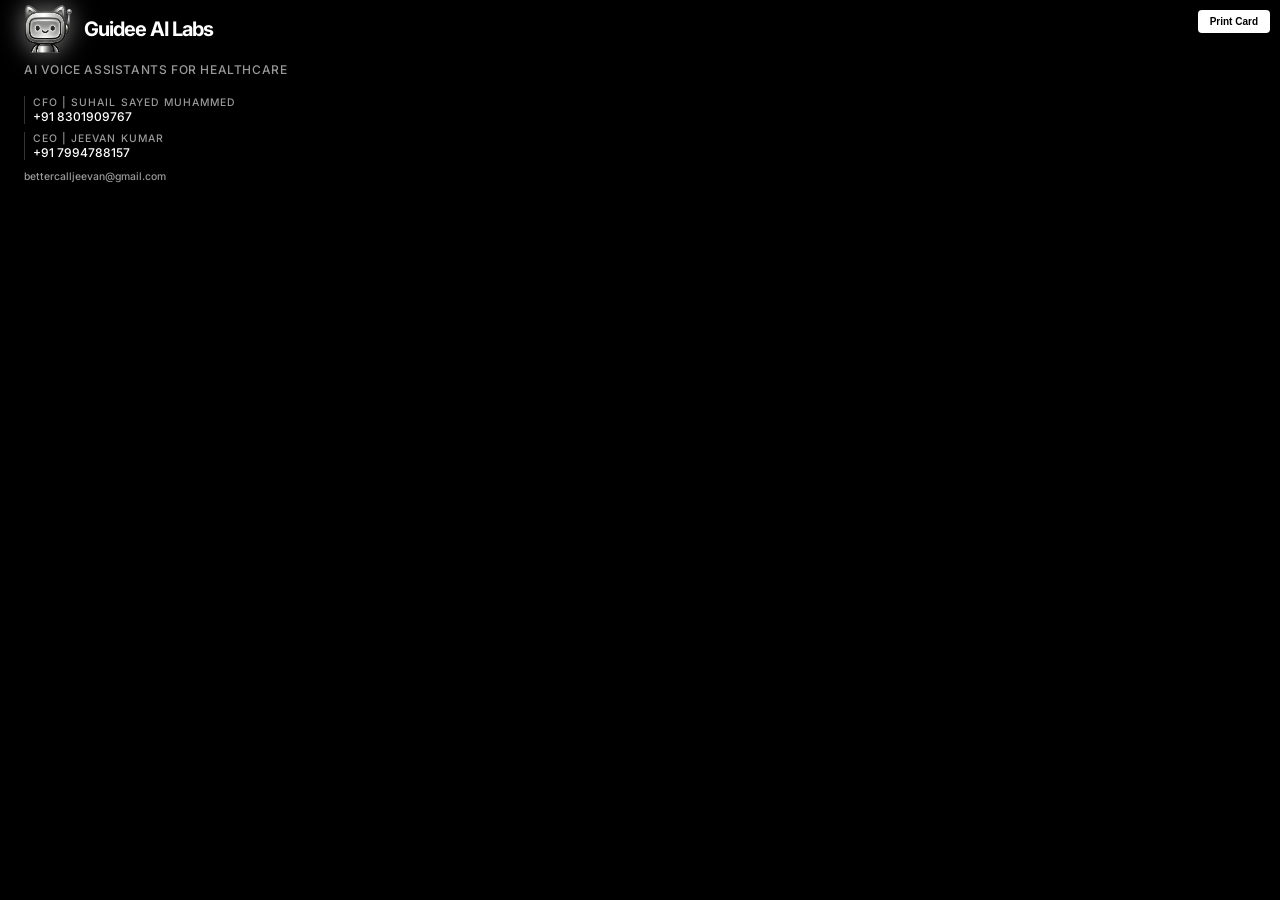
<file: card.html>
<!DOCTYPE html>
<html lang="en">

<head>
    <meta charset="UTF-8">
    <meta name="viewport" content="width=device-width, initial-scale=1.0">
    <title>Guidee AI Labs | Business Card</title>
    <link rel="preconnect" href="https://fonts.googleapis.com">
    <link rel="preconnect" href="https://fonts.gstatic.com" crossorigin>
    <link href="https://fonts.googleapis.com/css2?family=Inter:wght@300;400;500;600;700&display=swap" rel="stylesheet">
    <style>
        :root {
            --bg-primary: #000000;
            --text-primary: #ffffff;
            --text-secondary: rgba(255, 255, 255, 0.6);
            --accent: #ffffff;
        }

        @page {
            size: 3.5in 2in;
            margin: 0;
        }

        * {
            box-sizing: border-box;
            margin: 0;
            padding: 0;
        }

        body {
            background-color: var(--bg-primary);
            color: var(--text-primary);
            font-family: 'Inter', sans-serif;
            width: 3.5in;
            height: 2in;
            display: flex;
            align-items: center;
            justify-content: center;
            overflow: hidden;
            -webkit-print-color-adjust: exact;
            print-color-adjust: exact;
        }

        .card {
            width: 100%;
            height: 100%;
            padding: 0.25in;
            display: flex;
            flex-direction: column;
            justify-content: center;
            position: relative;
            background: #000;
        }

        .header {
            display: flex;
            align-items: center;
            margin-bottom: 0.1in;
        }

        .logo {
            width: 48px;
            height: 48px;
            filter: drop-shadow(0 0 12px rgba(255, 255, 255, 0.5));
            margin-right: 12px;
        }

        h1 {
            font-size: 1.25rem;
            font-weight: 700;
            letter-spacing: -0.05em;
            margin: 0;
        }

        .tagline {
            font-size: 0.75rem;
            color: var(--text-secondary);
            letter-spacing: 0.05em;
            text-transform: uppercase;
            margin-bottom: 0.2in;
            font-weight: 500;
        }

        .contacts {
            display: flex;
            flex-direction: column;
            gap: 4px;
        }

        .contact-item {
            font-size: 0.65rem;
            font-weight: 500;
            display: flex;
            flex-direction: column;
            border-left: 1px solid rgba(255, 255, 255, 0.2);
            padding-left: 8px;
            margin-bottom: 4px;
        }

        .contact-item span:last-child {
            font-size: 0.75rem;
            color: var(--text-primary);
        }

        .label {
            color: var(--text-secondary);
            font-size: 0.65rem;
            text-transform: uppercase;
            letter-spacing: 0.1em;
        }

        .export-btn {
            position: fixed;
            top: 10px;
            right: 10px;
            background: #fff;
            color: #000;
            padding: 6px 12px;
            border-radius: 4px;
            font-size: 10px;
            font-weight: 700;
            cursor: pointer;
            z-index: 100;
            border: none;
        }

        @media print {
            .export-btn {
                display: none;
            }
        }
    </style>
</head>

<body>
    <button class="export-btn" onclick="window.print()">Print Card</button>
    <div class="card">
        <div class="header">
            <img src="logo.png" alt="Logo" class="logo">
            <h1>Guidee AI Labs</h1>
        </div>
        <div class="tagline">AI voice assistants for healthcare</div>
        <div class="contacts">
            <div class="contact-item">
                <span class="label">CFO | Suhail Sayed Muhammed</span>
                <span>+91 8301909767</span>
            </div>
            <div class="contact-item">
                <span class="label">CEO | Jeevan Kumar</span>
                <span>+91 7994788157</span>
            </div>
            <div class="contact-item"
                style="margin-top: 2px; border: none; padding: 0; font-size: 0.65rem; opacity: 0.6;">
                bettercalljeevan@gmail.com
            </div>
        </div>
    </div>
</body>

</html>
</file>
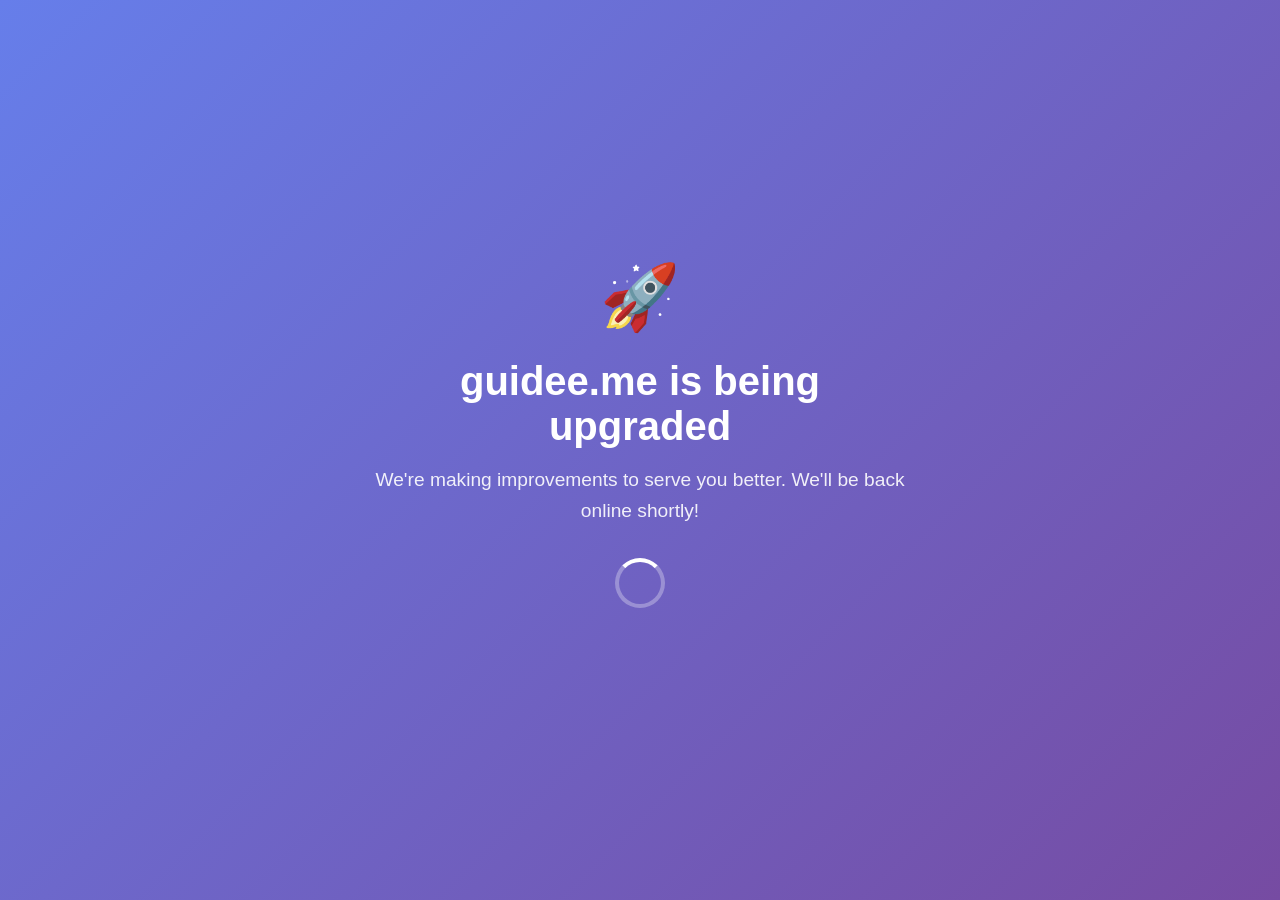
<file: explore.html>
<!DOCTYPE html>
<html lang="en">
<head>
    <meta charset="UTF-8">
    <meta name="viewport" content="width=device-width, initial-scale=1.0">
    <title>guidee.me - Under Upgrade</title>
    <style>
        * {
            margin: 0;
            padding: 0;
            box-sizing: border-box;
        }
        
        body {
            font-family: -apple-system, BlinkMacSystemFont, 'Segoe UI', Roboto, Oxygen, Ubuntu, Cantarell, sans-serif;
            background: linear-gradient(135deg, #667eea 0%, #764ba2 100%);
            min-height: 100vh;
            display: flex;
            align-items: center;
            justify-content: center;
            color: white;
        }
        
        .container {
            text-align: center;
            padding: 2rem;
            max-width: 600px;
        }
        
        .icon {
            font-size: 4rem;
            margin-bottom: 1.5rem;
            animation: pulse 2s ease-in-out infinite;
        }
        
        h1 {
            font-size: 2.5rem;
            margin-bottom: 1rem;
            font-weight: 700;
        }
        
        p {
            font-size: 1.2rem;
            opacity: 0.9;
            line-height: 1.6;
        }
        
        .spinner {
            margin: 2rem auto;
            width: 50px;
            height: 50px;
            border: 4px solid rgba(255, 255, 255, 0.3);
            border-top-color: white;
            border-radius: 50%;
            animation: spin 1s linear infinite;
        }
        
        @keyframes spin {
            to { transform: rotate(360deg); }
        }
        
        @keyframes pulse {
            0%, 100% { transform: scale(1); }
            50% { transform: scale(1.1); }
        }
        
        @media (max-width: 600px) {
            h1 { font-size: 2rem; }
            p { font-size: 1rem; }
            .icon { font-size: 3rem; }
        }
    </style>
</head>
<body>
    <div class="container">
        <div class="icon">🚀</div>
        <h1>guidee.me is being upgraded</h1>
        <p>We're making improvements to serve you better. We'll be back online shortly!</p>
        <div class="spinner"></div>
    </div>
</body>
</html>
</file>
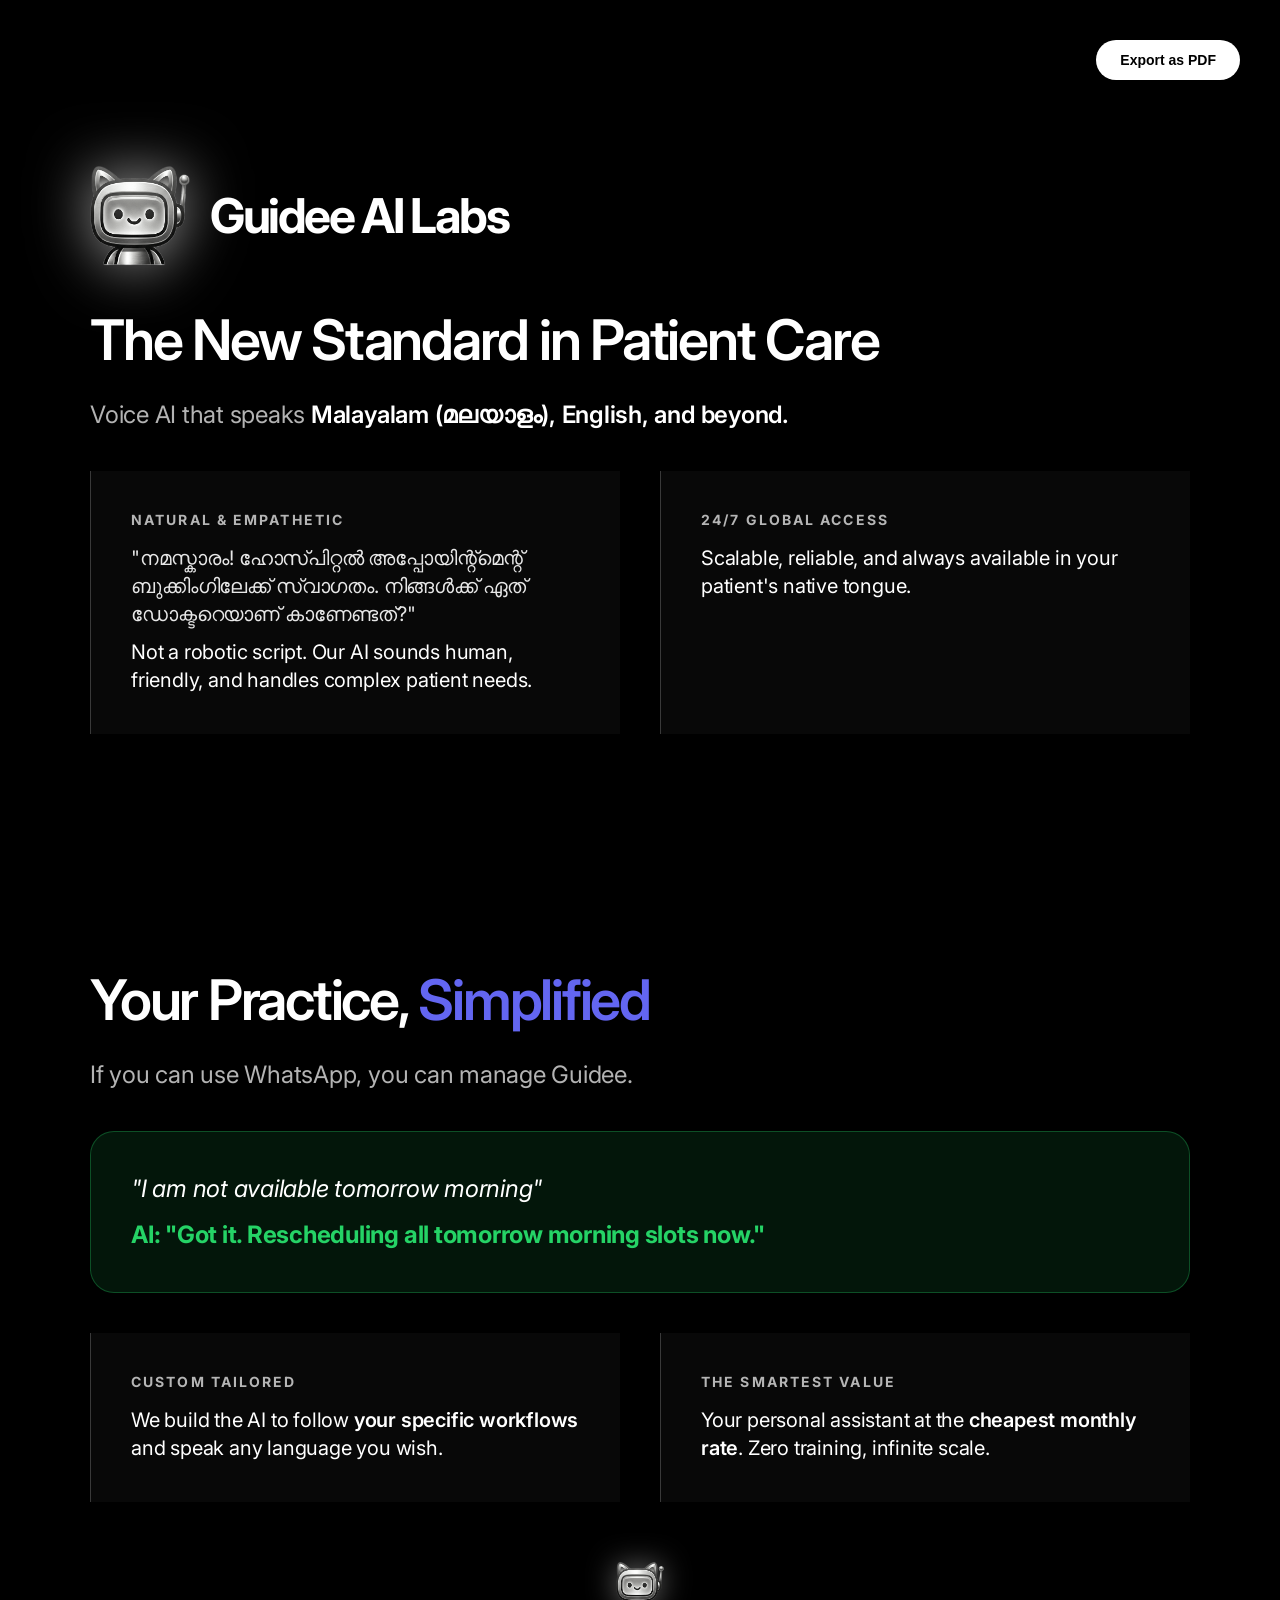
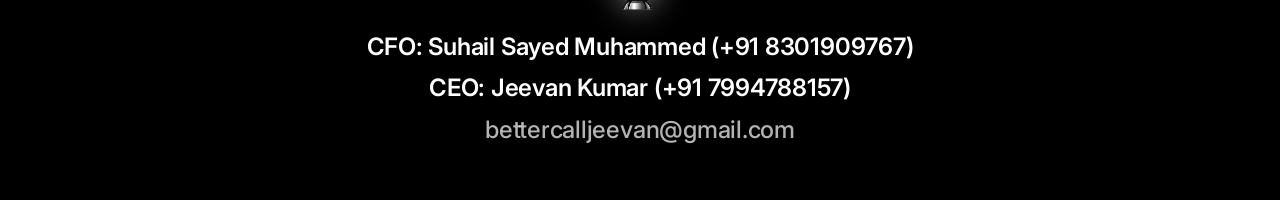
<file: pitchdeck.html>
<!DOCTYPE html>
<html lang="en">

<head>
    <meta charset="UTF-8">
    <meta name="viewport" content="width=device-width, initial-scale=1.0">
    <title>Guidee AI Labs | Hospital Pitch Deck</title>
    <link rel="preconnect" href="https://fonts.googleapis.com">
    <link rel="preconnect" href="https://fonts.gstatic.com" crossorigin>
    <link href="https://fonts.googleapis.com/css2?family=Inter:wght@300;400;500;600;700&display=swap" rel="stylesheet">
    <style>
        :root {
            --bg-primary: #000000;
            --text-primary: #ffffff;
            --text-secondary: rgba(255, 255, 255, 0.7);
            --accent: #6366f1;
            --slide-height: 100vh;
        }

        @page {
            size: A4;
            margin: 0;
        }

        * {
            box-sizing: border-box;
            margin: 0;
            padding: 0;
        }

        body {
            background-color: var(--bg-primary);
            color: var(--text-primary);
            font-family: 'Inter', sans-serif;
            overflow-x: hidden;
            scroll-snap-type: y mandatory;
        }

        .slide {
            height: var(--slide-height);
            width: 100vw;
            display: flex;
            flex-direction: column;
            justify-content: center;
            align-items: center;
            padding: 80px;
            scroll-snap-align: start;
            position: relative;
            overflow: hidden;
            background: #000;
        }

        .content {
            max-width: 1100px;
            width: 100%;
            z-index: 1;
        }

        h1 {
            font-size: 4rem;
            font-weight: 700;
            line-height: 1;
            margin-bottom: 0;
            letter-spacing: -0.05em;
        }

        h2 {
            font-size: 3.5rem;
            font-weight: 600;
            margin-top: 12px;
            margin-bottom: 24px;
            letter-spacing: -0.04em;
            color: var(--text-primary);
        }

        p {
            font-size: 1.5rem;
            color: var(--text-secondary);
            line-height: 1.4;
            margin-bottom: 32px;
            letter-spacing: -0.01em;
        }

        .highlight {
            color: #fff;
            font-weight: 600;
        }

        .feature-grid {
            display: grid;
            grid-template-columns: 1fr 1fr;
            gap: 40px;
            margin-top: 40px;
        }

        .feature-item {
            background: rgba(255, 255, 255, 0.03);
            padding: 40px;
            border-radius: 0;
            border-left: 1px solid rgba(255, 255, 255, 0.2);
        }

        .feature-item h3 {
            font-size: 0.875rem;
            text-transform: uppercase;
            letter-spacing: 0.15em;
            margin-bottom: 16px;
            color: var(--text-secondary);
        }

        .feature-item p {
            font-size: 1.25rem;
            margin-bottom: 0;
            color: var(--text-primary);
        }

        .whatsapp-quote {
            background: rgba(37, 211, 102, 0.1);
            padding: 40px;
            border-radius: 24px;
            border: 1px solid rgba(37, 211, 102, 0.3);
            margin-top: 40px;
        }

        .whatsapp-quote p {
            margin-bottom: 12px;
            font-size: 1.5rem;
        }

        @media (max-width: 768px) {
            h1 {
                font-size: 3rem;
            }

            h2 {
                font-size: 2.25rem;
            }

            p {
                font-size: 1.25rem;
            }

            .slide {
                padding: 40px 20px;
            }

            .feature-grid {
                grid-template-columns: 1fr;
            }
        }

        @media print {
            body {
                background: #000 !important;
                -webkit-print-color-adjust: exact;
                print-color-adjust: exact;
            }

            .slide {
                height: 297mm;
                width: 210mm;
                page-break-after: always;
                scroll-snap-align: none;
                background: #000 !important;
            }

            .export-btn {
                display: none !important;
            }
        }

        .export-btn {
            position: fixed;
            top: 40px;
            right: 40px;
            background: #fff;
            color: #000;
            padding: 12px 24px;
            border-radius: 99px;
            font-weight: 600;
            text-decoration: none;
            z-index: 100;
            font-size: 0.875rem;
            cursor: pointer;
            border: none;
            transition: transform 0.2s ease;
        }

        .export-btn:hover {
            transform: scale(1.05);
        }

        .malayalam-font {
            font-family: 'Inter', sans-serif;
            font-weight: 400;
            opacity: 0.9;
        }

        .slide-logo {
            width: 100px;
            height: 100px;
            filter: drop-shadow(0 0 30px rgba(255, 255, 255, 0.6));
            margin-right: 20px;
        }

        .header-group {
            display: flex;
            align-items: center;
            margin-bottom: 40px;
        }

        .nav-logo-small {
            height: 48px;
            width: auto;
            margin-bottom: 16px;
            filter: drop-shadow(0 0 15px rgba(255, 255, 255, 0.4));
        }
    </style>
</head>

<body>

    <button class="export-btn" onclick="window.print()">Export as PDF</button>

    <!-- Slide 1: The Human-Like AI -->
    <section class="slide">
        <div class="content">
            <div class="header-group">
                <img src="logo.png" alt="Guidee AI Logo" class="slide-logo">
                <h1 style="color: var(--text-primary); font-size: 3rem;">Guidee AI Labs</h1>
            </div>
            <h2>The New Standard in Patient Care</h2>
            <p>Voice AI that speaks <span class="highlight">Malayalam (മലയാളം), English, and beyond.</span></p>

            <div class="feature-grid">
                <div class="feature-item">
                    <h3>Natural & Empathetic</h3>
                    <p class="malayalam-font">"നമസ്കാരം! ഹോസ്പിറ്റൽ അപ്പോയിന്റ്മെന്റ് ബുക്കിംഗിലേക്ക് സ്വാഗതം.
                        നിങ്ങൾക്ക് ഏത് ഡോക്ടറെയാണ് കാണേണ്ടത്?"</p>
                    <p style="margin-top: 10px;">Not a robotic script. Our AI sounds human, friendly, and handles
                        complex patient needs.</p>
                </div>
                <div class="feature-item">
                    <h3>24/7 Global Access</h3>
                    <p>Scalable, reliable, and always available in your patient's native tongue.</p>
                </div>
            </div>
        </div>
    </section>

    <!-- Slide 2: Your Practice, Simplified -->
    <section class="slide">
        <div class="content">
            <h2>Your Practice, <span style="color: var(--accent);">Simplified</span></h2>
            <p>If you can use WhatsApp, you can manage Guidee.</p>

            <div class="whatsapp-quote">
                <p style="font-style: italic; color: #fff;">"I am not available tomorrow morning"</p>
                <p style="color: #25D366; font-weight: 700; margin-bottom: 0;">AI: "Got it. Rescheduling all tomorrow
                    morning slots now."</p>
            </div>

            <div class="feature-grid">
                <div class="feature-item">
                    <h3>Custom Tailored</h3>
                    <p>We build the AI to follow <span class="highlight">your specific workflows</span> and speak any
                        language you wish.</p>
                </div>
                <div class="feature-item">
                    <h3>The Smartest Value</h3>
                    <p>Your personal assistant at the <span class="highlight">cheapest monthly rate</span>. Zero
                        training, infinite scale.</p>
                </div>
            </div>

            <div style="text-align: center; margin-top: 60px;">
                <img src="logo.png" alt="Guidee AI Logo" class="nav-logo-small">
                <p style="font-weight: 600; color: #fff; margin-bottom: 8px;">CFO: Suhail Sayed Muhammed (+91
                    8301909767)</p>
                <p style="font-weight: 600; color: #fff; margin-bottom: 8px;">CEO: Jeevan Kumar (+91 7994788157)</p>
                <p style="font-weight: 500; color: var(--text-secondary); margin-bottom: 0;">bettercalljeevan@gmail.com
                </p>
            </div>
        </div>
    </section>

</body>

</html>
</file>
